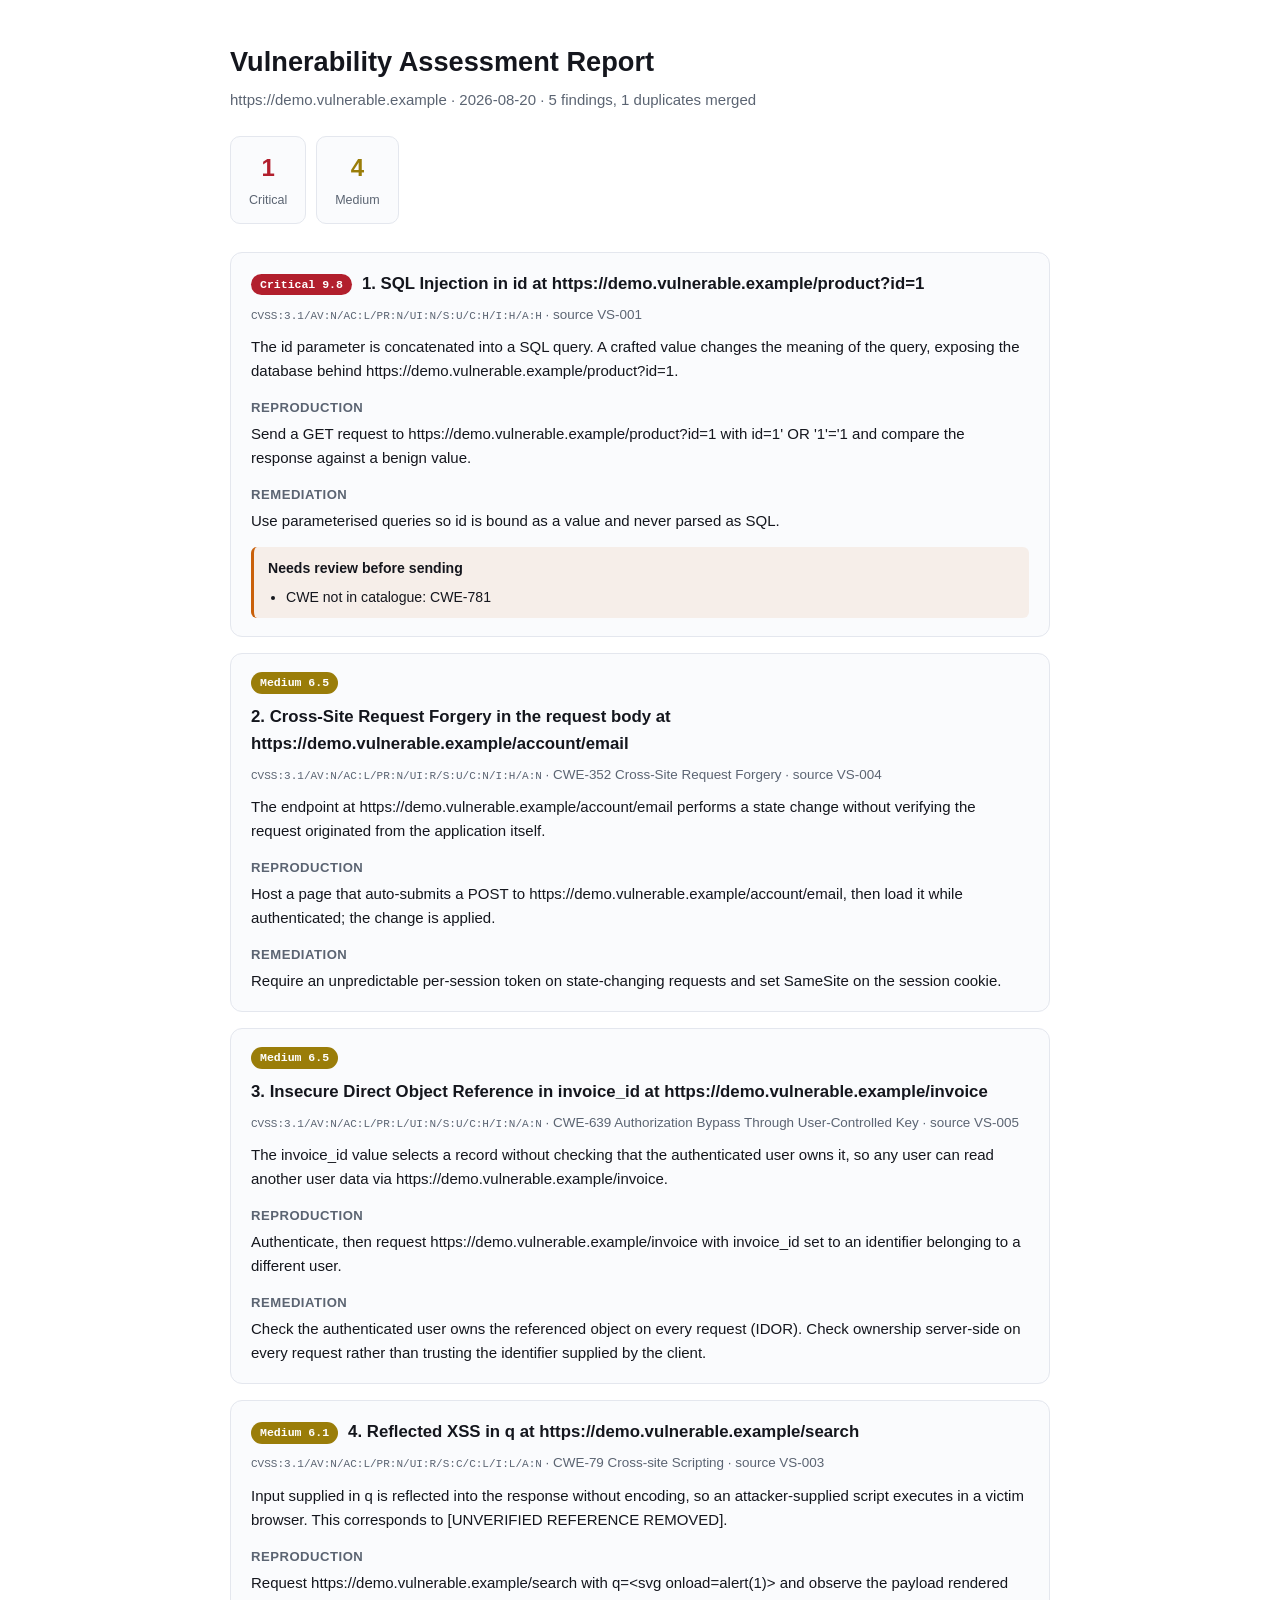
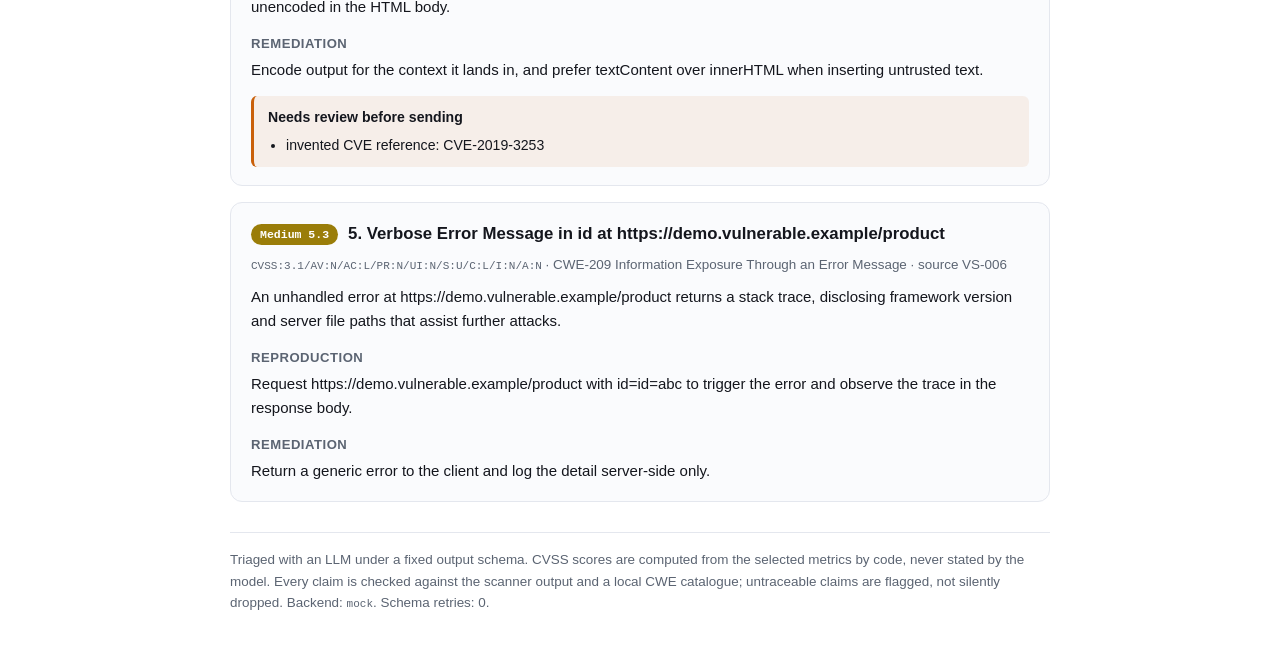
<file: reports/sample_report.html>
<!doctype html><html><head><meta charset="utf-8">
<title>Vulnerability Assessment Report</title><style>
:root{--bg:#fff;--fg:#14161d;--muted:#5b6472;--line:#e4e7ee;--card:#fafbfd}
@media(prefers-color-scheme:dark){:root{--bg:#0d0f14;--fg:#e8eaf0;--muted:#98a1b0;--line:#252a34;--card:#141821}}
*{box-sizing:border-box;margin:0;padding:0}
body{background:var(--bg);color:var(--fg);font:15px/1.6 -apple-system,"Segoe UI",Roboto,sans-serif;padding:40px 20px}
.wrap{max-width:820px;margin:0 auto}
h1{font-size:1.7rem;margin-bottom:4px}
.sub{color:var(--muted);margin-bottom:24px}
.stats{display:flex;gap:10px;margin:20px 0 28px;flex-wrap:wrap}
.stat{background:var(--card);border:1px solid var(--line);border-radius:10px;padding:12px 18px;text-align:center}
.stat span{display:block;font-size:1.5rem;font-weight:700}
.stat small{color:var(--muted)}
.finding{border:1px solid var(--line);border-radius:12px;padding:18px 20px;margin-bottom:16px;background:var(--card)}
.head{display:flex;align-items:center;gap:10px;margin-bottom:6px;flex-wrap:wrap}
.sev{color:#fff;font:700 .72rem/1 monospace;padding:5px 9px;border-radius:999px;white-space:nowrap}
h3{font-size:1.05rem} h4{font-size:.82rem;text-transform:uppercase;letter-spacing:.5px;color:var(--muted);margin:14px 0 4px}
.meta{color:var(--muted);font-size:.84rem;margin-bottom:10px}
code{font-family:ui-monospace,Consolas,monospace;font-size:.82em}
.flags{margin-top:14px;padding:10px 14px;border-left:3px solid #c9600a;background:rgba(201,96,10,.08);border-radius:6px;font-size:.88rem}
.flags ul{margin:6px 0 0 18px}
footer{color:var(--muted);font-size:.84rem;margin-top:30px;border-top:1px solid var(--line);padding-top:16px}
</style></head><body><div class="wrap">
<h1>Vulnerability Assessment Report</h1>
<p class="sub">https://demo.vulnerable.example &middot; 2026-08-20 &middot; 5 findings, 1 duplicates merged</p>
<div class="stats"><div class='stat'><span style='color:#b21f2d'>1</span><small>Critical</small></div><div class='stat'><span style='color:#9a7d09'>4</span><small>Medium</small></div></div>
<article class='finding'><div class='head'><span class='sev' style='background:#b21f2d'>Critical 9.8</span><h3>1. SQL Injection in id at https://demo.vulnerable.example/product?id=1</h3></div><p class='meta'><code>CVSS:3.1/AV:N/AC:L/PR:N/UI:N/S:U/C:H/I:H/A:H</code> &middot; source VS-001</p><p>The id parameter is concatenated into a SQL query. A crafted value changes the meaning of the query, exposing the database behind https://demo.vulnerable.example/product?id=1.</p><h4>Reproduction</h4><p>Send a GET request to https://demo.vulnerable.example/product?id=1 with id=1&#x27; OR &#x27;1&#x27;=&#x27;1 and compare the response against a benign value.</p><h4>Remediation</h4><p>Use parameterised queries so id is bound as a value and never parsed as SQL.</p><div class='flags'><b>Needs review before sending</b><ul><li>CWE not in catalogue: CWE-781</li></ul></div></article><article class='finding'><div class='head'><span class='sev' style='background:#9a7d09'>Medium 6.5</span><h3>2. Cross-Site Request Forgery in the request body at https://demo.vulnerable.example/account/email</h3></div><p class='meta'><code>CVSS:3.1/AV:N/AC:L/PR:N/UI:R/S:U/C:N/I:H/A:N</code> &middot; CWE-352 Cross-Site Request Forgery &middot; source VS-004</p><p>The endpoint at https://demo.vulnerable.example/account/email performs a state change without verifying the request originated from the application itself.</p><h4>Reproduction</h4><p>Host a page that auto-submits a POST to https://demo.vulnerable.example/account/email, then load it while authenticated; the change is applied.</p><h4>Remediation</h4><p>Require an unpredictable per-session token on state-changing requests and set SameSite on the session cookie.</p></article><article class='finding'><div class='head'><span class='sev' style='background:#9a7d09'>Medium 6.5</span><h3>3. Insecure Direct Object Reference in invoice_id at https://demo.vulnerable.example/invoice</h3></div><p class='meta'><code>CVSS:3.1/AV:N/AC:L/PR:L/UI:N/S:U/C:H/I:N/A:N</code> &middot; CWE-639 Authorization Bypass Through User-Controlled Key &middot; source VS-005</p><p>The invoice_id value selects a record without checking that the authenticated user owns it, so any user can read another user data via https://demo.vulnerable.example/invoice.</p><h4>Reproduction</h4><p>Authenticate, then request https://demo.vulnerable.example/invoice with invoice_id set to an identifier belonging to a different user.</p><h4>Remediation</h4><p>Check the authenticated user owns the referenced object on every request (IDOR). Check ownership server-side on every request rather than trusting the identifier supplied by the client.</p></article><article class='finding'><div class='head'><span class='sev' style='background:#9a7d09'>Medium 6.1</span><h3>4. Reflected XSS in q at https://demo.vulnerable.example/search</h3></div><p class='meta'><code>CVSS:3.1/AV:N/AC:L/PR:N/UI:R/S:C/C:L/I:L/A:N</code> &middot; CWE-79 Cross-site Scripting &middot; source VS-003</p><p>Input supplied in q is reflected into the response without encoding, so an attacker-supplied script executes in a victim browser. This corresponds to [UNVERIFIED REFERENCE REMOVED].</p><h4>Reproduction</h4><p>Request https://demo.vulnerable.example/search with q=&lt;svg onload=alert(1)&gt; and observe the payload rendered unencoded in the HTML body.</p><h4>Remediation</h4><p>Encode output for the context it lands in, and prefer textContent over innerHTML when inserting untrusted text.</p><div class='flags'><b>Needs review before sending</b><ul><li>invented CVE reference: CVE-2019-3253</li></ul></div></article><article class='finding'><div class='head'><span class='sev' style='background:#9a7d09'>Medium 5.3</span><h3>5. Verbose Error Message in id at https://demo.vulnerable.example/product</h3></div><p class='meta'><code>CVSS:3.1/AV:N/AC:L/PR:N/UI:N/S:U/C:L/I:N/A:N</code> &middot; CWE-209 Information Exposure Through an Error Message &middot; source VS-006</p><p>An unhandled error at https://demo.vulnerable.example/product returns a stack trace, disclosing framework version and server file paths that assist further attacks.</p><h4>Reproduction</h4><p>Request https://demo.vulnerable.example/product with id=id=abc to trigger the error and observe the trace in the response body.</p><h4>Remediation</h4><p>Return a generic error to the client and log the detail server-side only.</p></article>
<footer>Triaged with an LLM under a fixed output schema. CVSS scores are computed from the
selected metrics by code, never stated by the model. Every claim is checked against the scanner
output and a local CWE catalogue; untraceable claims are flagged, not silently dropped.
Backend: <code>mock</code>. Schema retries: 0.</footer>
</div></body></html>
</file>
